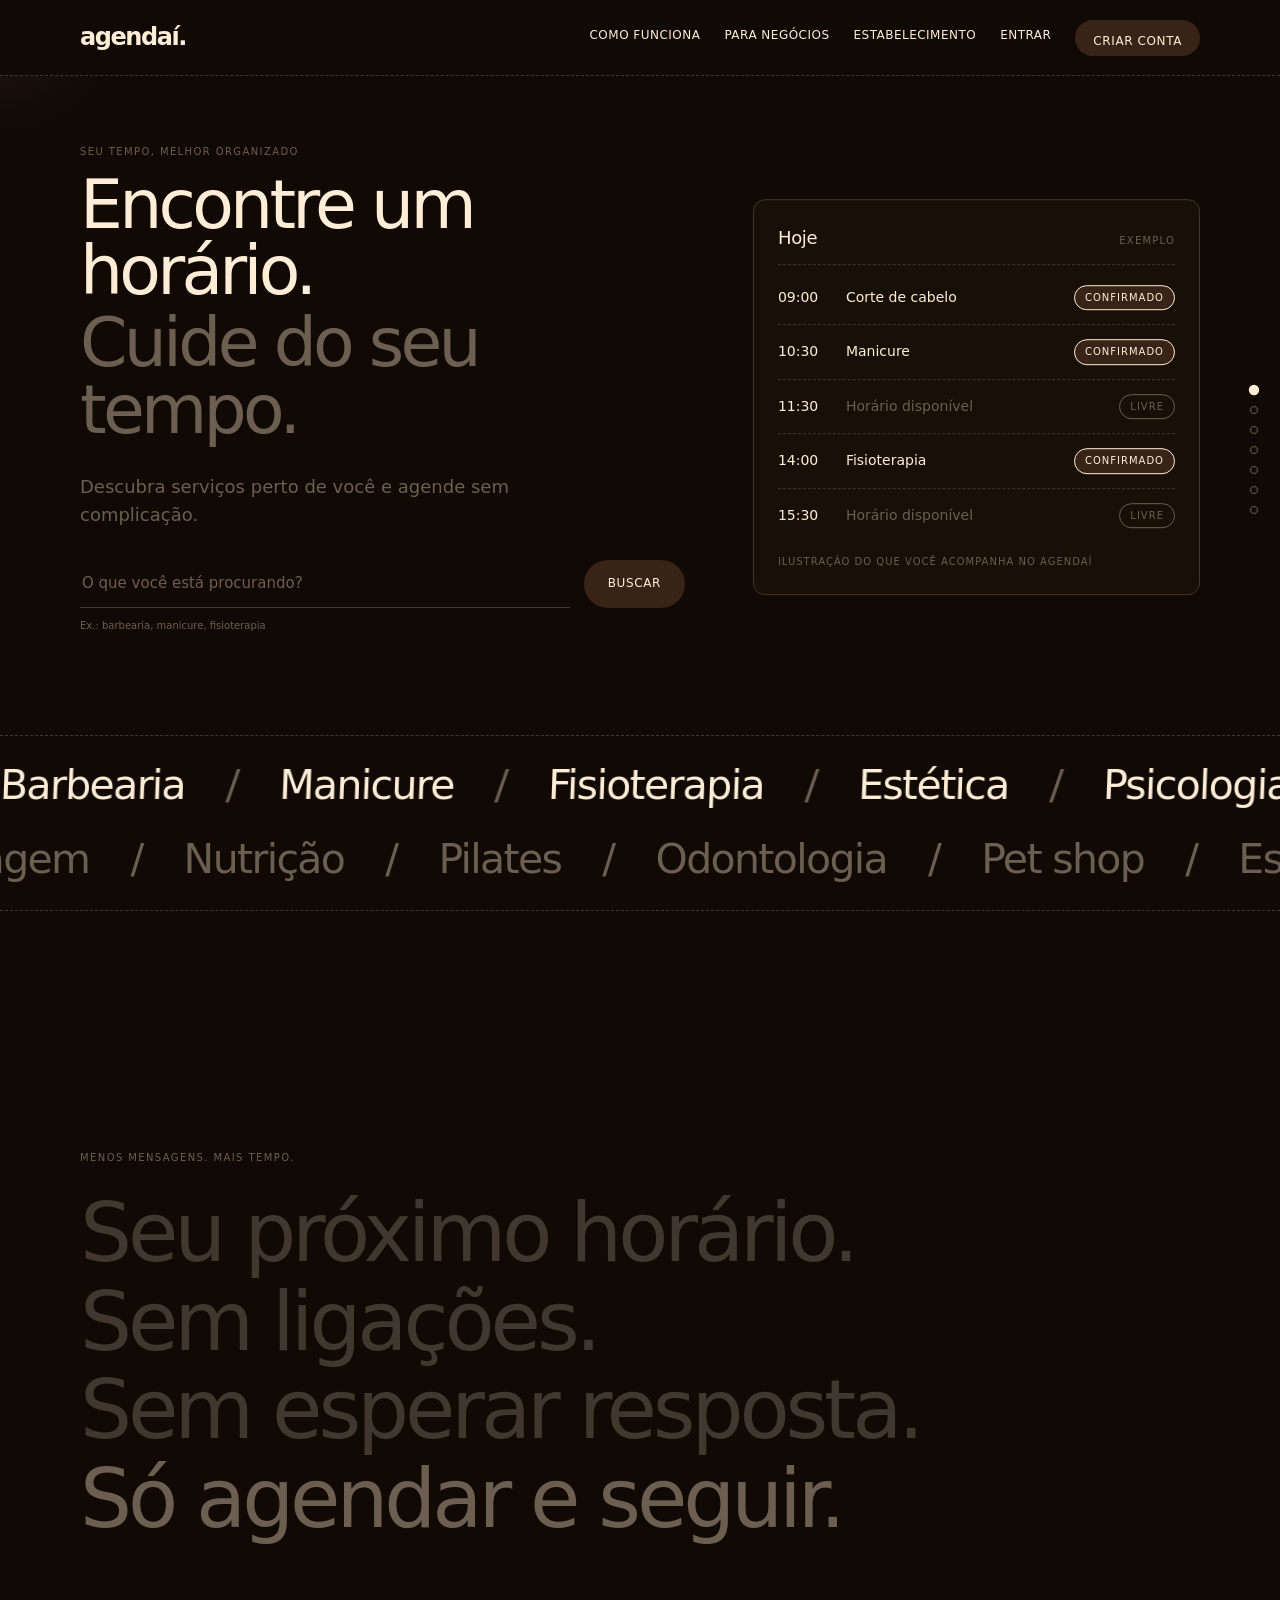
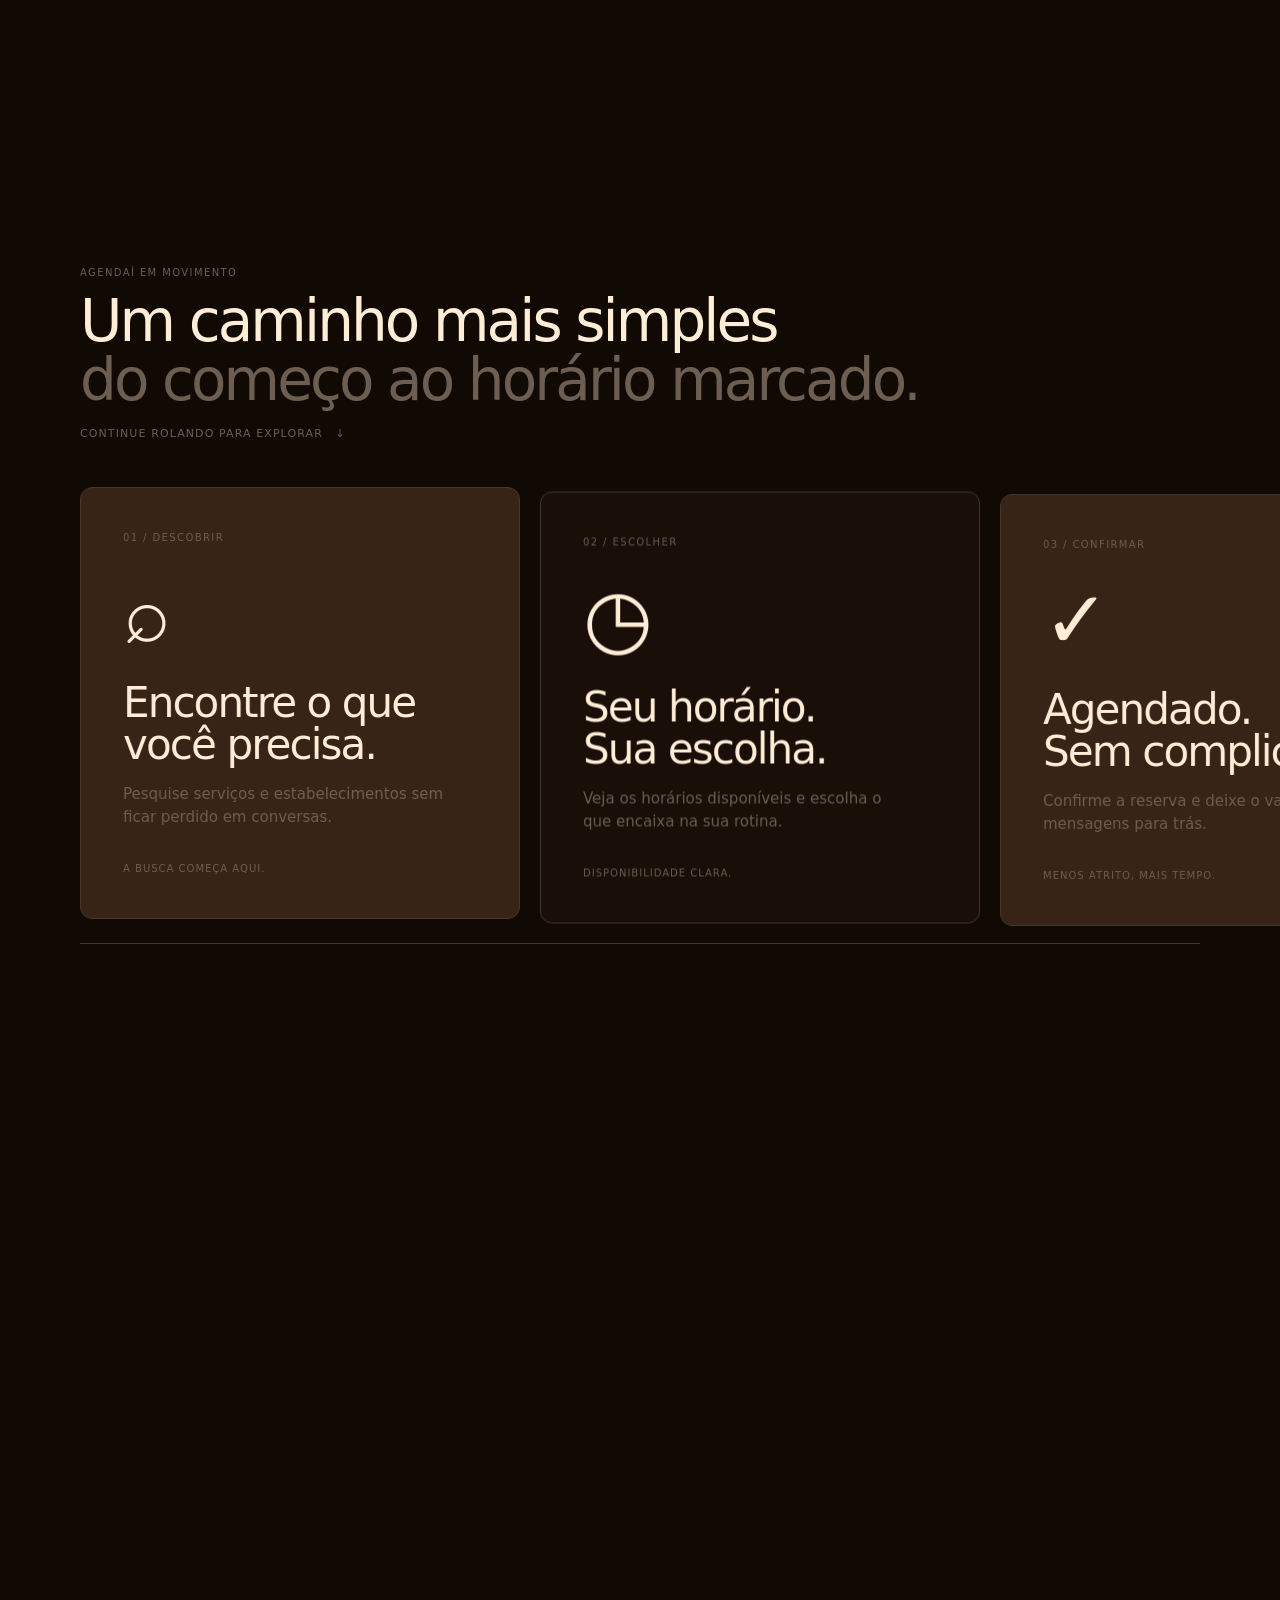
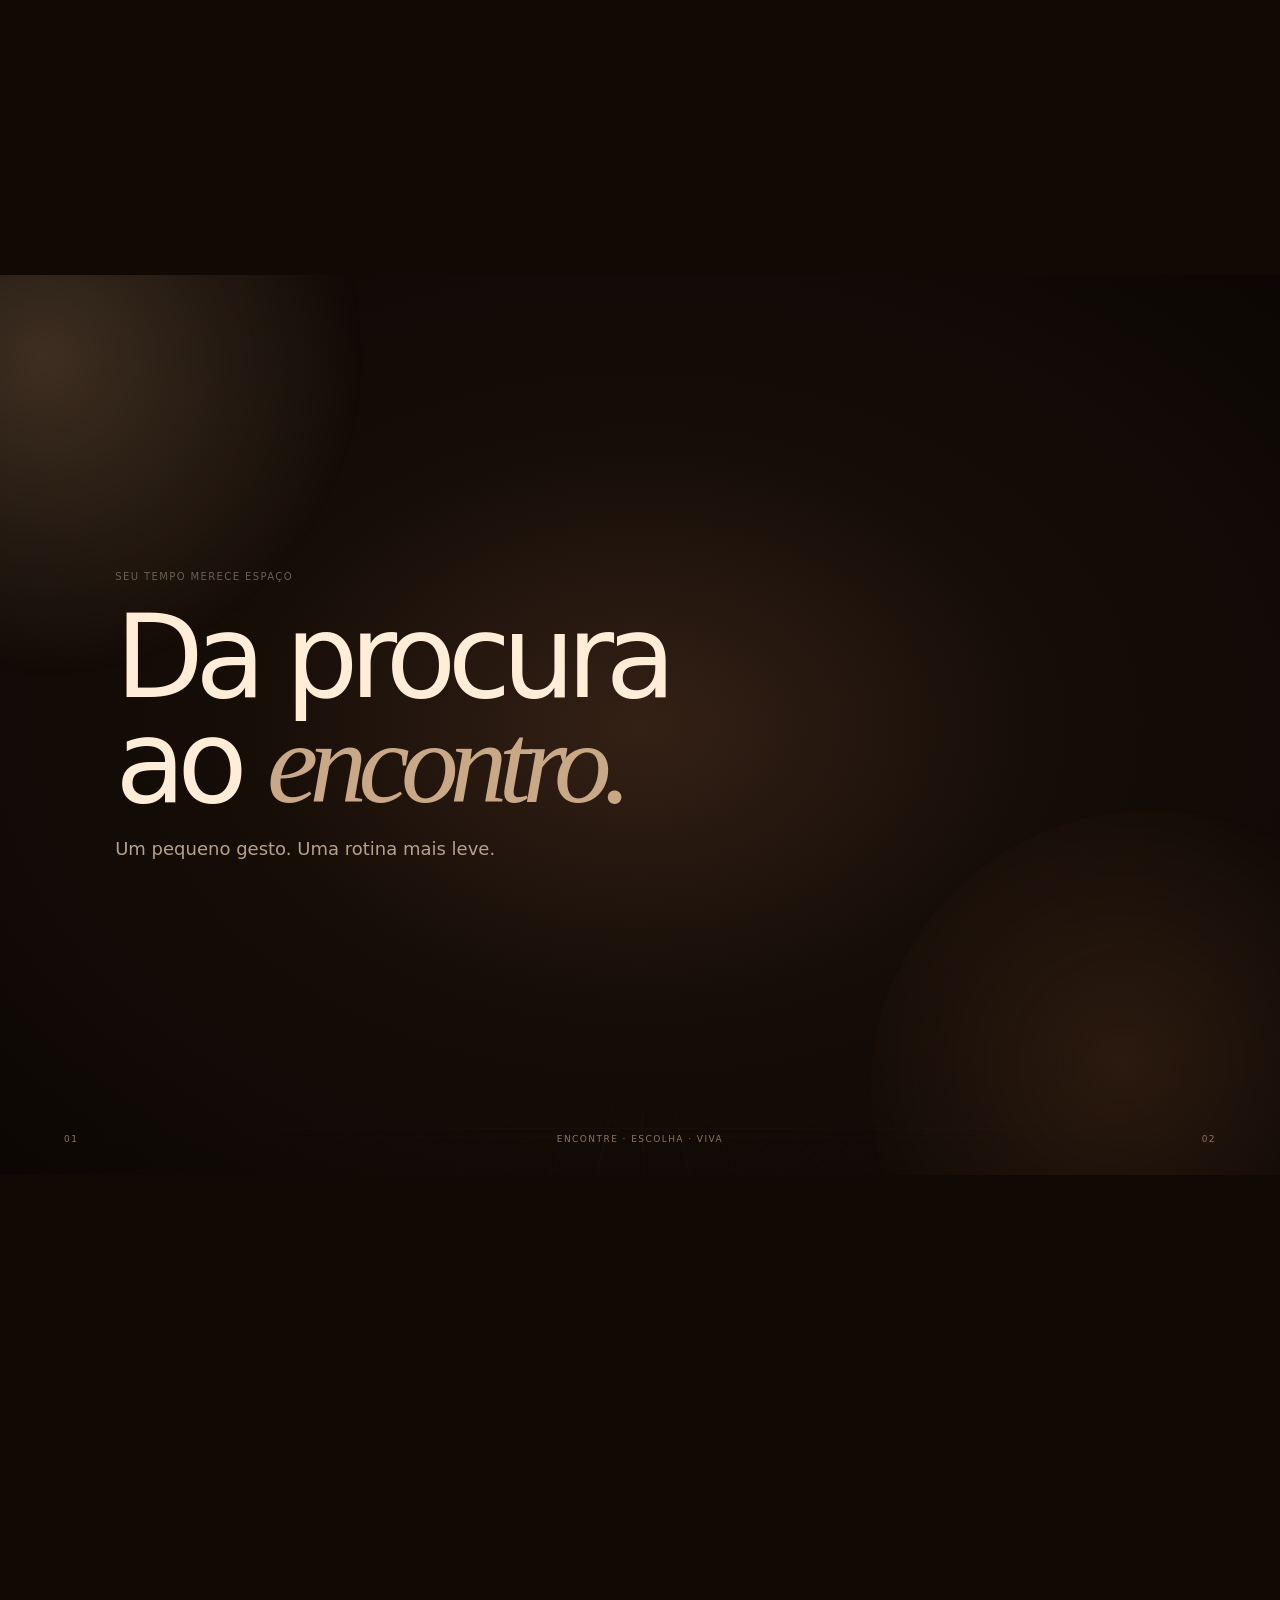
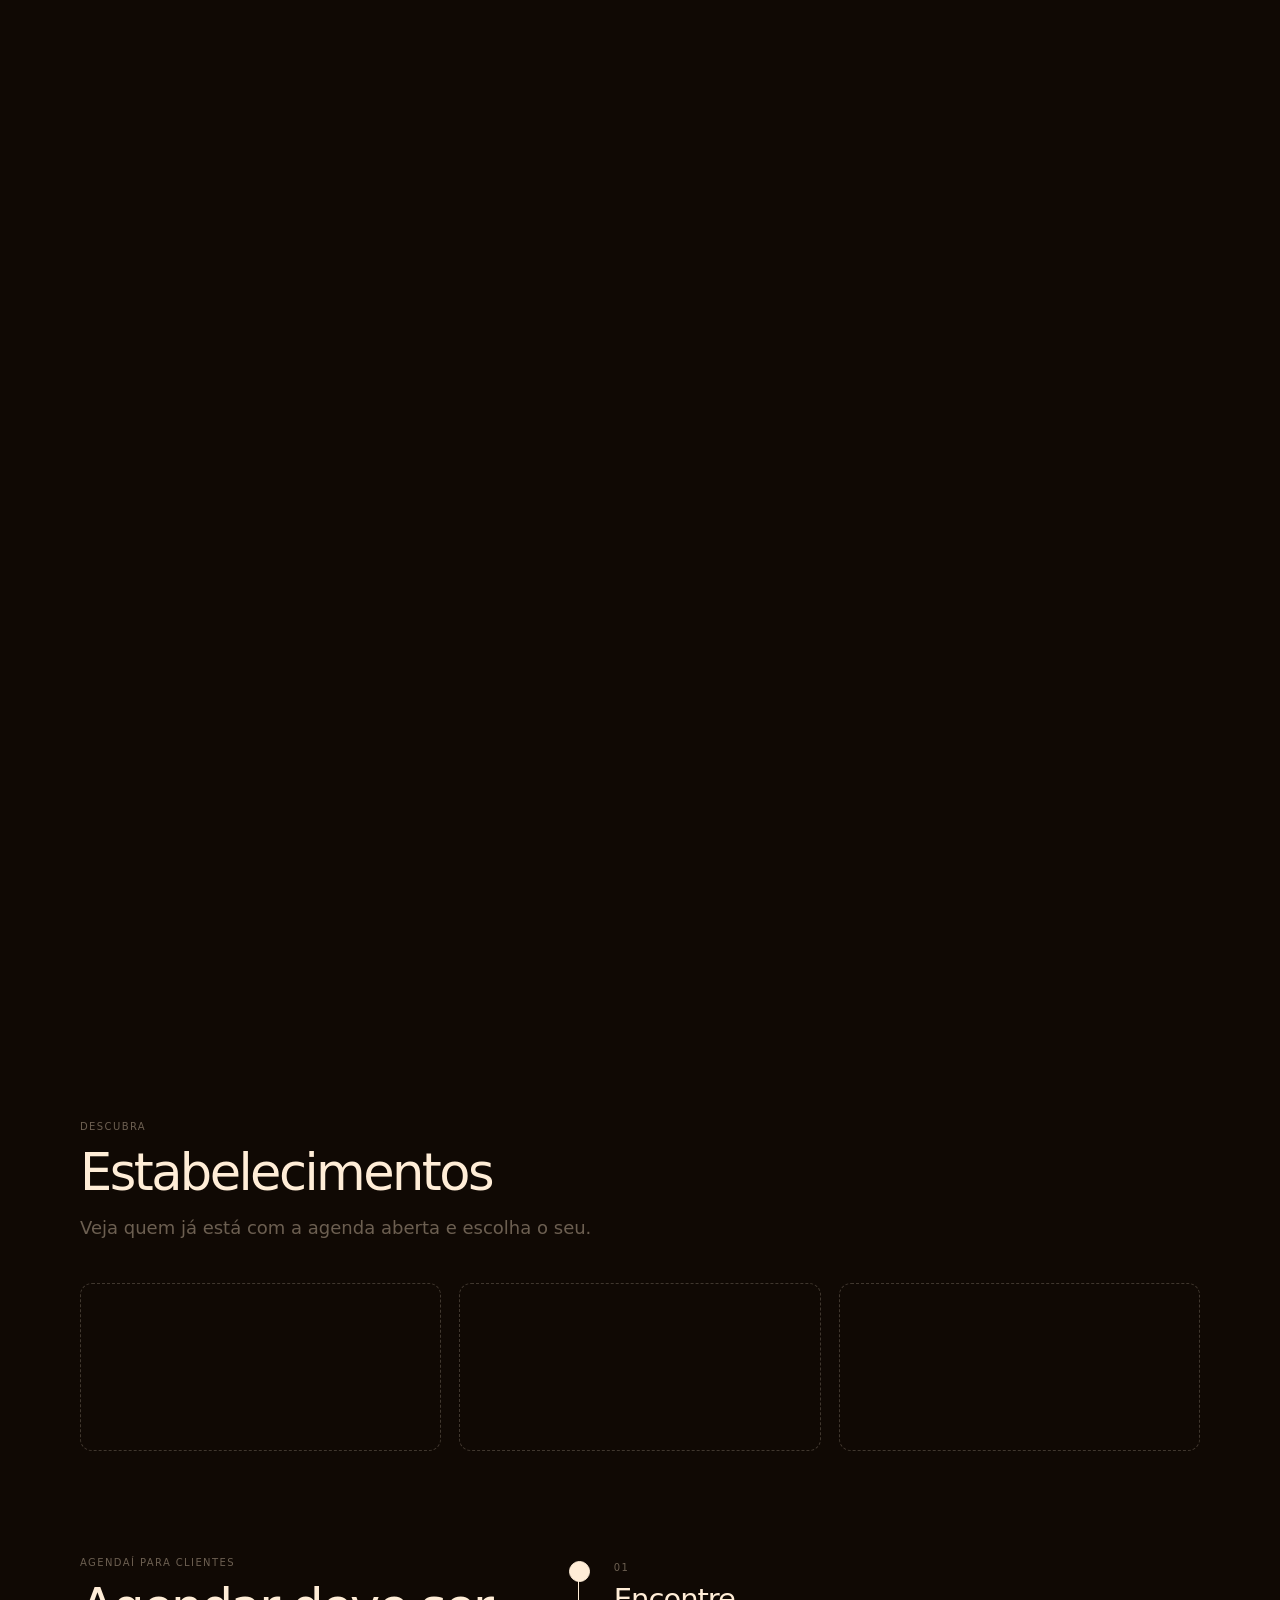
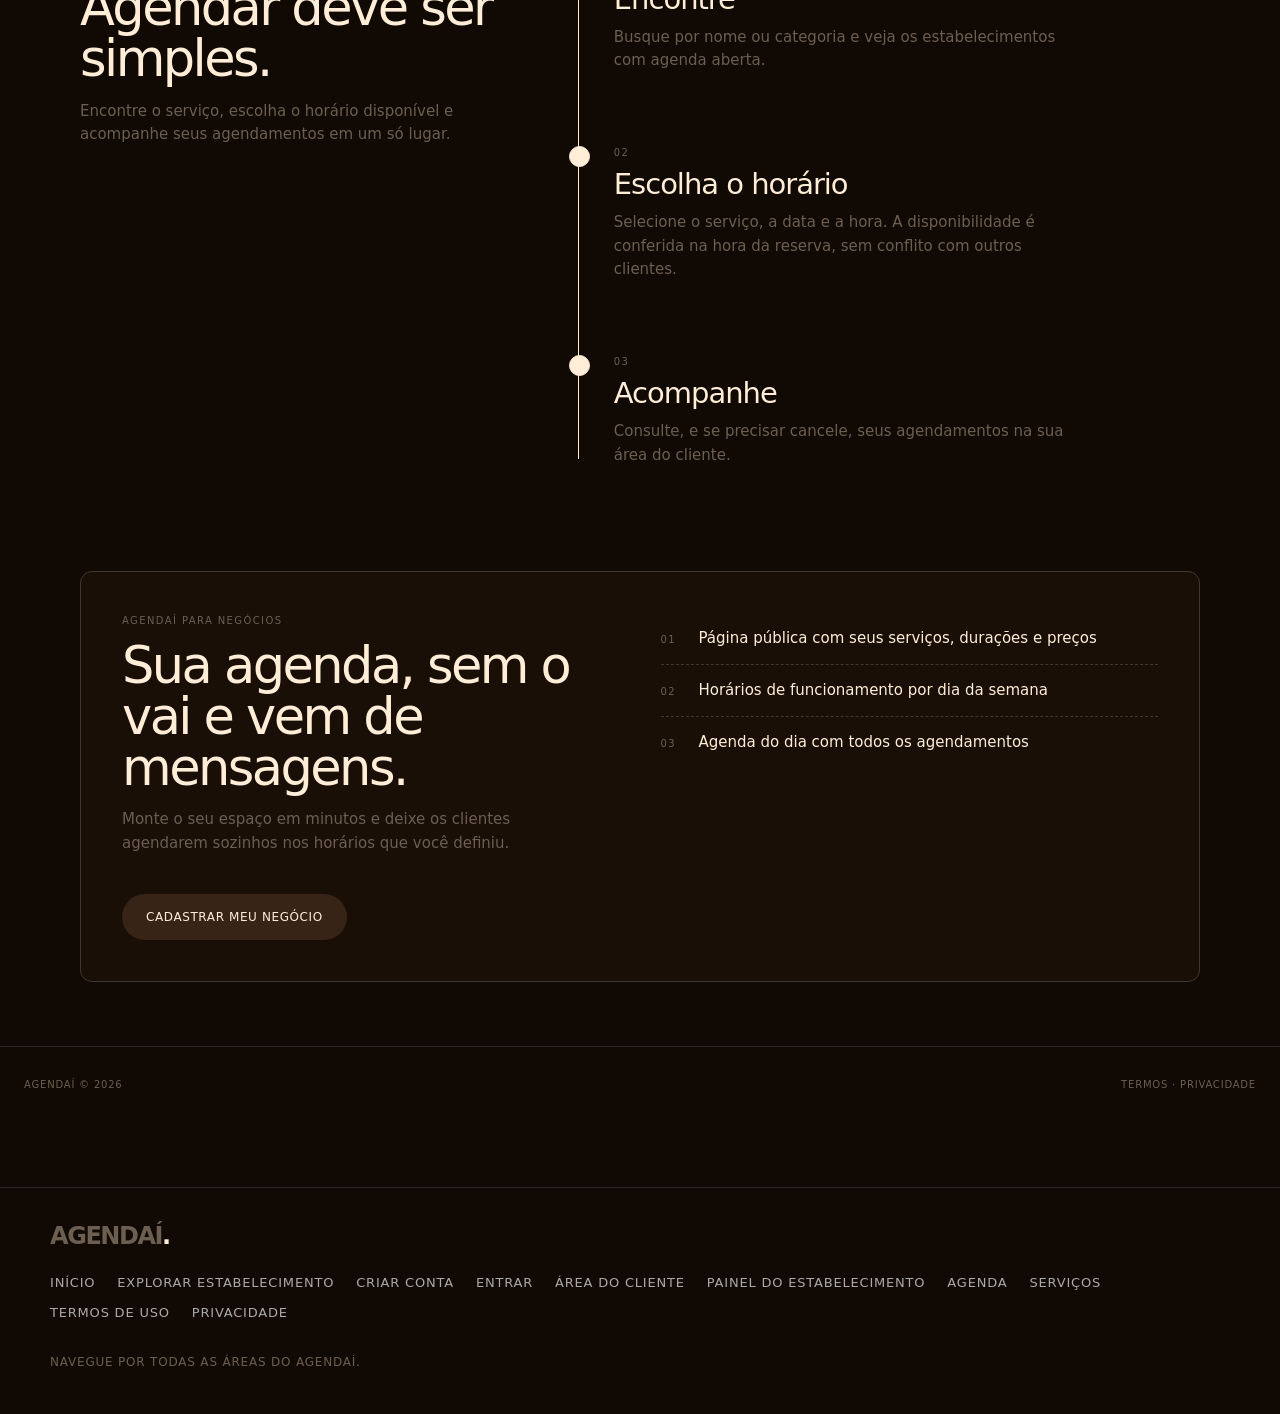
<file: agendai-v1/index.html>
<!doctype html>
<html lang="pt-BR">
<head>
  <meta charset="utf-8"><meta name="viewport" content="width=device-width,initial-scale=1">
  <meta name="theme-color" content="#100904">
  <meta name="description" content="Agendaí: encontre serviços perto de você e agende o próximo horário sem complicação.">
  <title>Agendaí — encontre seu próximo horário</title>
  <link rel="stylesheet" href="assets/css/tokens.css"><link rel="stylesheet" href="assets/css/app.css">
<script>document.documentElement.classList.add("js");setTimeout(function(){if(!window.__motion)document.documentElement.classList.remove("js")},2500)</script></head>
<body>
<header class="site-header">
  <a class="wordmark" href="index.html">agendaí<span>.</span></a>
  <nav aria-label="Principal">
    <a class="nav-extra" href="#como-funciona">Como funciona</a>
    <a class="nav-extra" href="#para-negocios">Para negócios</a>
    <a class="nav-extra" href="estabelecimento.html">Estabelecimento</a>
    <a href="login.html">Entrar</a>
    <a class="button button-small" href="cadastro.html">Criar conta</a>
  </nav>
</header>

<main>
  <!-- HERO -->
  <section class="container hero-grid" id="topo" data-hero-scroll>
    <div>
      <p class="eyebrow" data-reveal="fade">Seu tempo, melhor organizado</p>
      <h1>
        <span class="line" style="--i:0"><span>Encontre um horário.</span></span>
        <span class="line" style="--i:1"><span style="color:var(--driftwood)">Cuide do seu tempo.</span></span>
      </h1>
      <p class="lead" data-reveal style="--d:300ms">Descubra serviços perto de você e agende sem complicação.</p>
      <form id="search-form" class="search-line" data-reveal style="--d:420ms">
        <label class="sr-only" for="search-term">Serviço ou estabelecimento</label>
        <input id="search-term" placeholder="O que você está procurando?" autocomplete="off">
        <button class="button" type="submit">Buscar</button>
      </form>
      <p class="micro muted" data-reveal style="--d:520ms">Ex.: barbearia, manicure, fisioterapia</p>
    </div>

    <aside class="agenda-preview" aria-label="Exemplo ilustrativo de agenda" data-reveal="scale" style="--d:350ms" data-parallax="0.06">
      <header><strong>Hoje</strong><span>Exemplo</span></header>
      <div data-stagger="140">
        <div class="slot booked" data-reveal><time>09:00</time><span>Corte de cabelo</span><em>Confirmado</em></div>
        <div class="slot booked" data-reveal><time>10:30</time><span>Manicure</span><em>Confirmado</em></div>
        <div class="slot free" data-reveal><time>11:30</time><span>Horário disponível</span><em>Livre</em></div>
        <div class="slot booked" data-reveal><time>14:00</time><span>Fisioterapia</span><em>Confirmado</em></div>
        <div class="slot free" data-reveal><time>15:30</time><span>Horário disponível</span><em>Livre</em></div>
      </div>
      <small>Ilustração do que você acompanha no Agendaí</small>
    </aside>
  </section>

  <!-- FAIXA QUE DESLIZA COM A ROLAGEM -->
  <div class="marquee" data-scrub aria-hidden="true">
    <div class="marquee-row"><span>Barbearia</span><i>/</i><span>Manicure</span><i>/</i><span>Fisioterapia</span><i>/</i><span>Estética</span><i>/</i><span>Psicologia</span><i>/</i><span>Tatuagem</span><i>/</i><span>Personal</span></div>
    <div class="marquee-row rev"><span>Salão</span><i>/</i><span>Massagem</span><i>/</i><span>Nutrição</span><i>/</i><span>Pilates</span><i>/</i><span>Odontologia</span><i>/</i><span>Pet shop</span><i>/</i><span>Estúdio</span></div>
  </div>

  <!-- TEXTO QUE ACENDE CONFORME A ROLAGEM -->
  <section class="container scroll-story home-section" id="experiencia" aria-label="Uma experiência simples">
    <p class="eyebrow" data-reveal>Menos mensagens. Mais tempo.</p>
    <h2 class="scroll-words" data-scroll-words>
      <span>Seu próximo horário.</span>
      <span>Sem ligações.</span>
      <span>Sem esperar resposta.</span>
      <span class="story-last">Só agendar e seguir.</span>
    </h2>
  </section>

  <!-- CARDS HORIZONTAIS CONTROLADOS PELA ROLAGEM VERTICAL -->
  <section class="horizontal-scroll-section" id="recursos">
    <div class="horizontal-sticky">
      <div class="horizontal-heading container">
        <p class="eyebrow">Agendaí em movimento</p>
        <h2>Um caminho mais simples<br><span>do começo ao horário marcado.</span></h2>
        <p class="horizontal-hint">Continue rolando para explorar <span aria-hidden="true">↓</span></p>
      </div>
      <div class="horizontal-track-wrap">
        <div class="horizontal-track">
          <article class="feature-card feature-card-dark">
            <span class="feature-index">01 / DESCOBRIR</span>
            <div class="feature-symbol" aria-hidden="true">⌕</div>
            <h3>Encontre o que<br>você precisa.</h3>
            <p>Pesquise serviços e estabelecimentos sem ficar perdido em conversas.</p>
            <span class="feature-foot">A busca começa aqui.</span>
          </article>
          <article class="feature-card">
            <span class="feature-index">02 / ESCOLHER</span>
            <div class="feature-symbol" aria-hidden="true">◷</div>
            <h3>Seu horário.<br>Sua escolha.</h3>
            <p>Veja os horários disponíveis e escolha o que encaixa na sua rotina.</p>
            <span class="feature-foot">Disponibilidade clara.</span>
          </article>
          <article class="feature-card feature-card-dark">
            <span class="feature-index">03 / CONFIRMAR</span>
            <div class="feature-symbol" aria-hidden="true">✓</div>
            <h3>Agendado.<br>Sem complicação.</h3>
            <p>Confirme a reserva e deixe o vai e vem de mensagens para trás.</p>
            <span class="feature-foot">Menos atrito, mais tempo.</span>
          </article>
          <article class="feature-card">
            <span class="feature-index">04 / ORGANIZAR</span>
            <div class="feature-symbol" aria-hidden="true">▤</div>
            <h3>Tudo no<br>mesmo lugar.</h3>
            <p>Acompanhe seus compromissos e mantenha sua rotina organizada.</p>
            <span class="feature-foot">Agendaí — seu tempo importa.</span>
          </article>
        </div>
      </div>
      <div class="horizontal-progress container"><span></span></div>
    </div>
  </section>

  <!-- EXPERIÊNCIA CINEMATOGRÁFICA: zoom + agenda que se revela -->
  <section class="cinematic-section" id="momento" data-cinematic>
    <div class="cinematic-sticky">
      <div class="cinematic-backdrop" aria-hidden="true"><div class="cinematic-orb orb-one"></div><div class="cinematic-orb orb-two"></div><div class="cinematic-grid"></div></div>
      <div class="cinematic-copy"><p class="eyebrow">Seu tempo merece espaço</p><h2>Da procura<br>ao <span>encontro.</span></h2><p class="cinematic-sub">Um pequeno gesto. Uma rotina mais leve.</p></div>
      <div class="cinematic-appointment" aria-label="Exemplo de agendamento">
        <div class="cinematic-top"><span>AGENDAÍ / RESERVA</span><span class="cinematic-status"><i></i> Confirmado</span></div>
        <div class="cinematic-provider"><div class="provider-avatar">✦</div><div><small>SEU PRÓXIMO MOMENTO</small><strong>Studio Aurora</strong><span>Beleza & cuidado</span></div></div>
        <div class="cinematic-date"><div><small>DATA</small><strong>Quinta, 12</strong></div><div><small>HORÁRIO</small><strong>15:30</strong></div></div>
        <div class="cinematic-confirm"><span>✓</span><div><strong>Está tudo certo.</strong><small>Seu horário está reservado.</small></div></div>
      </div>
      <div class="cinematic-caption"><span>01</span><span>ENCONTRE · ESCOLHA · VIVA</span><span>02</span></div>
    </div>
  </section>

  <!-- ESTABELECIMENTOS (dinâmico via Supabase) -->
  <section class="container home-section" id="results-section">
    <div class="section-head" data-reveal>
      <p class="eyebrow">Descubra</p>
      <h2>Estabelecimentos</h2>
      <p>Veja quem já está com a agenda aberta e escolha o seu.</p>
    </div>
    <div id="business-results" class="business-grid" aria-live="polite">
      <div class="skeleton"></div><div class="skeleton"></div><div class="skeleton"></div>
    </div>
  </section>

  <!-- COMO FUNCIONA -->
  <section class="container home-section" id="como-funciona">
    <div class="steps-layout">
      <div class="steps-intro" data-reveal="left">
        <p class="eyebrow">Agendaí para clientes</p>
        <h2>Agendar deve ser simples.</h2>
        <p>Encontre o serviço, escolha o horário disponível e acompanhe seus agendamentos em um só lugar.</p>
      </div>
      <ol class="steps" data-scrub="draw" style="list-style:none;margin:0">
        <li class="step" data-reveal><span class="num">01</span><h3>Encontre</h3><p>Busque por nome ou categoria e veja os estabelecimentos com agenda aberta.</p></li>
        <li class="step" data-reveal><span class="num">02</span><h3>Escolha o horário</h3><p>Selecione o serviço, a data e a hora. A disponibilidade é conferida na hora da reserva, sem conflito com outros clientes.</p></li>
        <li class="step" data-reveal><span class="num">03</span><h3>Acompanhe</h3><p>Consulte, e se precisar cancele, seus agendamentos na sua área do cliente.</p></li>
      </ol>
    </div>
  </section>

  <!-- PARA ESTABELECIMENTOS -->
  <section class="container home-section" id="para-negocios">
    <div class="biz-block" data-reveal="scale">
      <div>
        <p class="eyebrow">Agendaí para negócios</p>
        <h2>Sua agenda, sem o vai e vem de mensagens.</h2>
        <p>Monte o seu espaço em minutos e deixe os clientes agendarem sozinhos nos horários que você definiu.</p>
        <a class="button" href="cadastro.html">Cadastrar meu negócio</a>
      </div>
      <ul class="biz-list" data-stagger="120">
        <li data-reveal="right"><b>01</b><span>Página pública com seus serviços, durações e preços</span></li>
        <li data-reveal="right"><b>02</b><span>Horários de funcionamento por dia da semana</span></li>
        <li data-reveal="right"><b>03</b><span>Agenda do dia com todos os agendamentos</span></li>
      </ul>
    </div>
  </section>
</main>

<div class="cursor-glow" aria-hidden="true"></div>
<footer class="site-footer"><span>AGENDAÍ © 2026</span><span><a href="termos.html">Termos</a> · <a href="privacidade.html">Privacidade</a></span></footer>
<nav class="scroll-dots" aria-label="Navegação por seções">
  <a href="#topo" aria-label="Topo" class="active"><span>Topo</span></a>
  <a href="#experiencia" aria-label="Experiência"><span>Experiência</span></a>
  <a href="#recursos" aria-label="Recursos"><span>Recursos</span></a>
  <a href="#momento" aria-label="Momento"><span>Momento</span></a>
  <a href="#results-section" aria-label="Estabelecimentos"><span>Estabelecimentos</span></a>
  <a href="#como-funciona" aria-label="Como funciona"><span>Como funciona</span></a>
  <a href="#para-negocios" aria-label="Para negócios"><span>Para negócios</span></a>
</nav>
<div class="scroll-chapter" aria-hidden="true"><span class="chapter-pulse"></span><strong>Seu tempo, melhor organizado</strong></div>
<button class="back-to-top" type="button" aria-label="Voltar ao topo">↑</button>
<script type="module" src="js/pages/home.js"></script>
<script src="js/motion.js" defer></script>
<footer class="site-footer"><div class="site-footer-inner">
      <a class="wordmark" href="index.html">agendaí<span>.</span></a>
      <nav aria-label="Todas as páginas" class="footer-links"><a href="index.html">Início</a><a href="estabelecimento.html">Explorar estabelecimento</a><a href="cadastro.html">Criar conta</a><a href="login.html">Entrar</a><a href="cliente/index.html">Área do cliente</a><a href="painel/index.html">Painel do estabelecimento</a><a href="painel/agenda.html">Agenda</a><a href="painel/servicos.html">Serviços</a><a href="termos.html">Termos de uso</a><a href="privacidade.html">Privacidade</a></nav>
      <p class="muted small">Navegue por todas as áreas do Agendaí.</p>
    </div></footer></body></html>
</file>
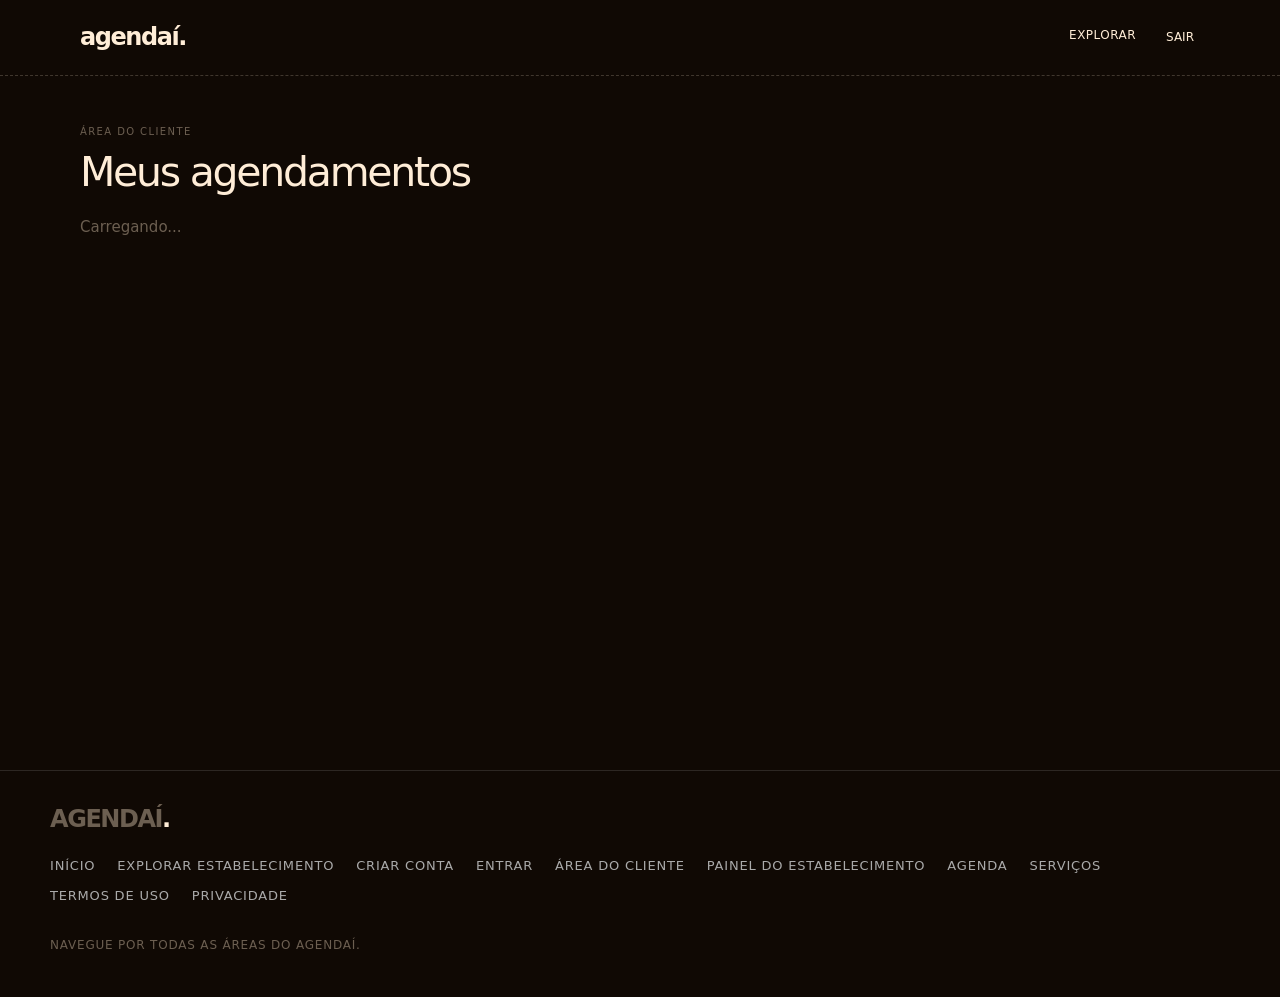
<file: agendai-v1/cliente/index.html>
<!doctype html><html lang="pt-BR"><head><meta charset="utf-8"><meta name="viewport" content="width=device-width,initial-scale=1">
<title>Meus agendamentos — Agendaí</title><link rel="stylesheet" href="../assets/css/tokens.css"><link rel="stylesheet" href="../assets/css/app.css"><script>document.documentElement.classList.add("js");setTimeout(function(){if(!window.__motion)document.documentElement.classList.remove("js")},2500)</script></head>
<body><header class="site-header"><a class="wordmark" href="../index.html">agendaí<span>.</span></a><nav><a href="../index.html">Explorar</a><button id="logout" class="text-button">Sair</button></nav></header>
<main class="container page-main"><p class="eyebrow">Área do cliente</p><h1>Meus agendamentos</h1><div id="appointments-list"><p class="muted">Carregando...</p></div></main>
<script type="module" src="../js/pages/client.js"></script><script src="../js/motion.js" defer></script><footer class="site-footer"><div class="site-footer-inner">
      <a class="wordmark" href="../index.html">agendaí<span>.</span></a>
      <nav aria-label="Todas as páginas" class="footer-links"><a href="../index.html">Início</a><a href="../estabelecimento.html">Explorar estabelecimento</a><a href="../cadastro.html">Criar conta</a><a href="../login.html">Entrar</a><a href="index.html">Área do cliente</a><a href="../painel/index.html">Painel do estabelecimento</a><a href="../painel/agenda.html">Agenda</a><a href="../painel/servicos.html">Serviços</a><a href="../termos.html">Termos de uso</a><a href="../privacidade.html">Privacidade</a></nav>
      <p class="muted small">Navegue por todas as áreas do Agendaí.</p>
    </div></footer></body></html>
</file>
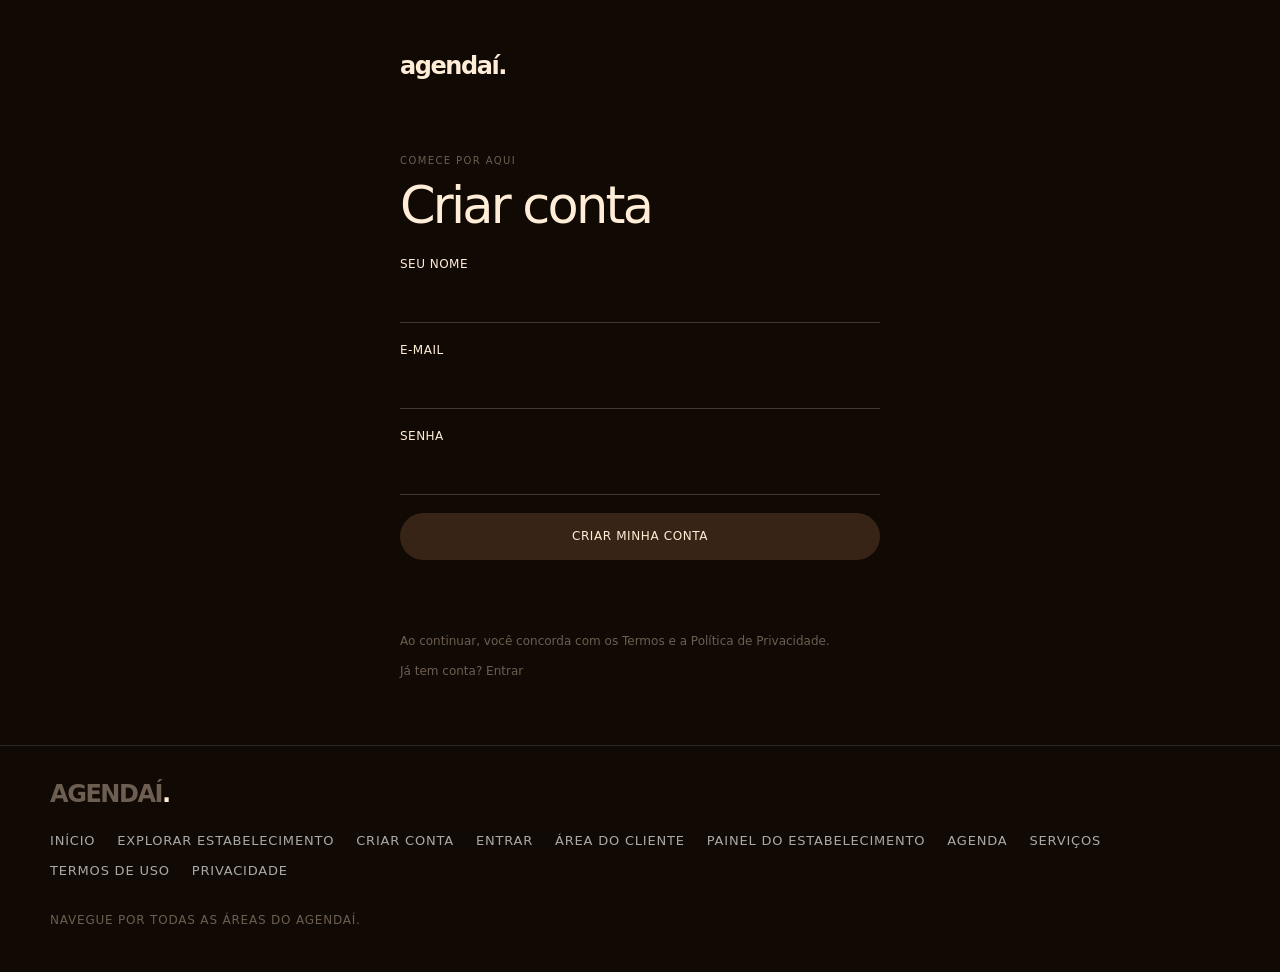
<file: agendai-v1/cadastro.html>
<!doctype html>
<html lang="pt-BR">

<head>
  <meta charset="utf-8">
  <meta name="viewport" content="width=device-width,initial-scale=1">
  <title>Criar conta — Agendaí</title>
  <link rel="stylesheet" href="assets/css/tokens.css">
  <link rel="stylesheet" href="assets/css/app.css">
  <script>document.documentElement.classList.add("js"); setTimeout(function () { if (!window.__motion) document.documentElement.classList.remove("js") }, 2500)</script>
</head>

<body>
  <main class="auth-shell"><a class="wordmark" href="index.html">agendaí<span>.</span></a>
    <section class="auth-panel">
      <p class="eyebrow">Comece por aqui</p>
      <h1>Criar conta</h1>
      <form id="signup-form" class="stack">
        <label>Seu nome<input name="full_name" required autocomplete="name"></label>
        <label>E-mail<input name="email" type="email" required autocomplete="email"></label>
        <label>Senha<input name="password" type="password" minlength="8" required autocomplete="new-password"></label>
        <button class="button" type="submit">Criar minha conta</button>
        <p id="form-message" class="form-message" role="status"></p>
      </form>
      <p class="muted small">Ao continuar, você concorda com os <a href="termos.html">Termos</a> e a <a
          href="privacidade.html">Política de Privacidade</a>.</p>
      <p class="muted small">Já tem conta? <a href="login.html">Entrar</a></p>
    </section>
  </main>
  <script type="module" src="js/pages/signup.js"></script>
  <script src="js/motion.js" defer></script>
  <footer class="site-footer">
    <div class="site-footer-inner">
      <a class="wordmark" href="index.html">agendaí<span>.</span></a>
      <nav aria-label="Todas as páginas" class="footer-links"><a href="index.html">Início</a><a
          href="estabelecimento.html">Explorar estabelecimento</a><a href="cadastro.html">Criar conta</a><a
          href="login.html">Entrar</a><a href="cliente/index.html">Área do cliente</a><a href="painel/index.html">Painel
          do estabelecimento</a><a href="painel/agenda.html">Agenda</a><a href="painel/servicos.html">Serviços</a><a
          href="termos.html">Termos de uso</a><a href="privacidade.html">Privacidade</a></nav>
      <p class="muted small">Navegue por todas as áreas do Agendaí.</p>
    </div>
  </footer>
</body>

</html>
</file>
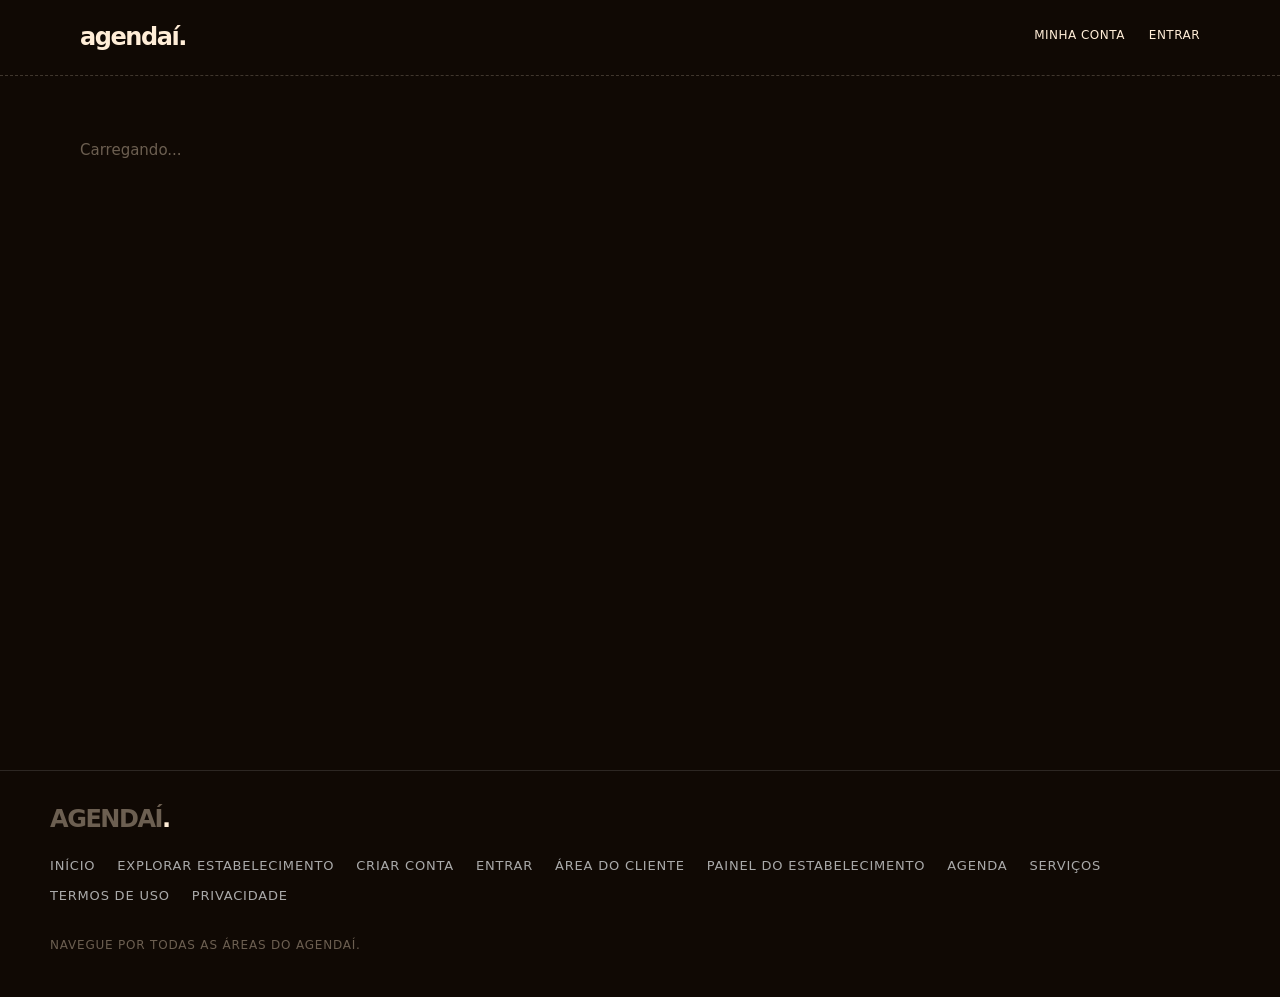
<file: agendai-v1/estabelecimento.html>
<!doctype html>
<html lang="pt-BR">

<head>
  <meta charset="utf-8">
  <meta name="viewport" content="width=device-width,initial-scale=1">
  <title>Estabelecimento — Agendaí</title>
  <link rel="stylesheet" href="assets/css/tokens.css">
  <link rel="stylesheet" href="assets/css/app.css">
  <script>document.documentElement.classList.add("js"); setTimeout(function () { if (!window.__motion) document.documentElement.classList.remove("js") }, 2500)</script>
</head>

<body>
  <header class="site-header"><a class="wordmark" href="index.html">agendaí<span>.</span></a>
    <nav><a href="cliente/index.html">Minha conta</a><a href="login.html">Entrar</a></nav>
  </header>
  <main class="container page-main">
    <div id="business-detail">
      <p class="muted">Carregando...</p>
    </div>
  </main>
  <script type="module" src="js/pages/business.js"></script>
  <script src="js/motion.js" defer></script>
  <footer class="site-footer">
    <div class="site-footer-inner">
      <a class="wordmark" href="index.html">agendaí<span>.</span></a>
      <nav aria-label="Todas as páginas" class="footer-links"><a href="index.html">Início</a><a
          href="estabelecimento.html">Explorar estabelecimento</a><a href="cadastro.html">Criar conta</a><a
          href="login.html">Entrar</a><a href="cliente/index.html">Área do cliente</a><a href="painel/index.html">Painel
          do estabelecimento</a><a href="painel/agenda.html">Agenda</a><a href="painel/servicos.html">Serviços</a><a
          href="termos.html">Termos de uso</a><a href="privacidade.html">Privacidade</a></nav>
      <p class="muted small">Navegue por todas as áreas do Agendaí.</p>
    </div>
  </footer>
</body>

</html>
</file>
<file: agendai-v1/assets/css/tokens.css>
:root{
 --cream:#ffedd7;--walnut:#100904;--bark:#382416;--cork:#40372e;--driftwood:#6c5f51;--ember:#dc5000;
 --font:'halyard-display-variable',Inter,Söhne,'Neue Haas Grotesk',ui-sans-serif,system-ui,sans-serif;
 --s1:6px;--s2:8px;--s3:12px;--s4:18px;--s5:24px;--s6:31px;--s7:41px;--s8:68px;
 --r-card:12px;--r-button:36px;--r-outline:22.5px;
}
</file>
<file: agendai-v1/assets/css/app.css>
*{box-sizing:border-box}html{scroll-behavior:smooth}body{margin:0;background:var(--walnut);color:var(--cream);font-family:var(--font);font-size:15px;line-height:1.55;font-weight:400}a{color:inherit;text-decoration:none}a:hover{text-decoration:underline;text-underline-offset:4px}button,input,textarea,select{font:inherit;color:inherit}button{cursor:pointer}.container{width:min(1120px,calc(100% - 48px));margin-inline:auto}.site-header{height:76px;padding:0 max(24px,calc((100% - 1120px)/2));display:flex;align-items:center;justify-content:space-between;border-bottom:1px dashed var(--cork)}.site-header nav{display:flex;align-items:center;gap:24px;font-size:12px;text-transform:uppercase;font-weight:500;letter-spacing:.04em}.wordmark{font-size:24px;font-weight:600;letter-spacing:-.06em}.wordmark span{color:var(--cream)}.hero{padding-top:68px}.eyebrow{font-size:10px;text-transform:uppercase;letter-spacing:.14em;font-weight:500;color:var(--driftwood);margin:0 0 12px}.hero h1,.auth-panel h1,.page-main h1,.legal h1{font-size:clamp(41px,7vw,68px);line-height:.98;letter-spacing:-.055em;font-weight:500;margin:0 0 24px}.hero h1 span{color:var(--driftwood)}h2{font-size:29px;line-height:1.1;letter-spacing:-.035em;font-weight:500;margin:0 0 16px}.lead{font-size:18px;color:var(--driftwood);max-width:520px}.search-line{display:flex;gap:14px;max-width:680px;margin-top:31px}.search-line input{flex:1}.micro{font-size:10px}.muted{color:var(--driftwood)}.small{font-size:12px}.button{border:0;background:var(--bark);color:var(--cream);border-radius:var(--r-button);padding:14px 24px;font-size:12px;letter-spacing:.05em;text-transform:uppercase;font-weight:500;display:inline-flex;align-items:center;justify-content:center;min-height:46px}.button:hover{background:#493020;text-decoration:none}.button-small{padding:10px 18px;min-height:36px}.button-outline{background:transparent;border:1px solid var(--cream);border-radius:var(--r-outline)}.button-outline:hover{background:var(--bark)}.text-button{background:none;border:0;color:var(--cream);text-transform:uppercase;font-size:12px}.section{margin-top:68px}.section-heading{display:flex;justify-content:space-between;align-items:end;margin-bottom:24px}.business-grid{display:grid;grid-template-columns:repeat(3,1fr);gap:18px}.business-card,.surface{border:1px solid var(--cork);border-radius:var(--r-card);padding:24px;background:rgba(56,36,22,.22)}.business-card h3{font-size:18px;font-weight:500;margin:0 0 6px}.business-card p{margin:4px 0;color:var(--driftwood);font-size:13px}.business-card .card-link{display:inline-block;margin-top:16px;font-size:11px;text-transform:uppercase;border-bottom:1px dashed var(--driftwood)}.split{display:grid;grid-template-columns:1fr 1fr;gap:40px;border-top:1px dashed var(--cork);padding-top:31px}.split p{color:var(--driftwood);max-width:460px}.site-footer{border-top:1px dashed var(--cork);margin-top:68px;padding:24px max(24px,calc((100% - 1120px)/2));display:flex;justify-content:space-between;font-size:10px;color:var(--driftwood);text-transform:uppercase;letter-spacing:.08em}.auth-shell{width:min(480px,calc(100% - 40px));margin:48px auto}.auth-panel{margin-top:68px}.auth-panel h1{font-size:51px}.stack{display:grid;gap:18px}.auth-panel label,.form-grid label,.toolbar label,.hours-grid label{display:grid;gap:6px;font-size:12px;text-transform:uppercase;letter-spacing:.04em}.auth-panel input,.form-grid input,.form-grid textarea,.toolbar input,.hours-grid input,.search-line input{width:100%;background:transparent;border:0;border-bottom:1px solid var(--cork);border-radius:0;padding:12px 2px;outline:none;color:var(--cream)}input:focus,textarea:focus{border-color:var(--cream)!important;box-shadow:0 1px 0 var(--cream)}input::placeholder,textarea::placeholder{color:var(--driftwood)}.form-message{font-size:12px;color:var(--cream);min-height:18px}.page-main{padding-top:48px;min-height:70vh}.page-main h1{font-size:41px}.form-grid{display:grid;grid-template-columns:1fr 1fr;gap:24px;max-width:780px}.form-grid .full{grid-column:1/-1}.toolbar{display:flex;align-items:end;gap:18px;margin:24px 0}.toolbar label{max-width:240px}.service-row,.appointment-row{display:flex;justify-content:space-between;align-items:center;gap:20px;padding:18px 0;border-bottom:1px dashed var(--cork)}.service-row h3,.appointment-row h3{margin:0;font-size:16px;font-weight:500}.service-row p,.appointment-row p{margin:3px 0;color:var(--driftwood);font-size:12px}.hours-grid{display:grid;grid-template-columns:repeat(2,1fr);gap:18px}.hours-day{display:grid;grid-template-columns:100px 1fr 1fr;gap:12px;align-items:end;padding:12px 0;border-bottom:1px dashed var(--cork)}.hours-day strong{font-size:12px;text-transform:uppercase;font-weight:500}.service-choice{display:flex;justify-content:space-between;align-items:center;padding:18px 0;border-bottom:1px dashed var(--cork);gap:16px}.service-choice h3{margin:0;font-weight:500}.service-choice p{margin:4px 0 0;color:var(--driftwood);font-size:12px}.booking-panel{margin-top:31px;max-width:560px}.booking-panel label{display:grid;gap:8px;margin-bottom:18px;font-size:12px;text-transform:uppercase}.booking-panel input,.booking-panel select{background:transparent;border:0;border-bottom:1px solid var(--cork);padding:12px 2px}.legal{max-width:760px;padding-top:40px;padding-bottom:80px}.legal h1{font-size:41px;margin-top:38px}.legal h2{font-size:18px;margin-top:31px}.legal p{color:var(--driftwood)}.sr-only{position:absolute;width:1px;height:1px;padding:0;margin:-1px;overflow:hidden;clip:rect(0,0,0,0);white-space:nowrap;border:0}
@media(max-width:760px){.container{width:min(100% - 32px,600px)}.site-header{padding:0 16px;height:68px}.site-header nav{gap:12px;font-size:10px}.hero{padding-top:45px}.business-grid{grid-template-columns:1fr}.split{grid-template-columns:1fr;gap:12px}.form-grid,.hours-grid{grid-template-columns:1fr}.form-grid .full{grid-column:auto}.hours-day{grid-template-columns:1fr 1fr}.hours-day strong{grid-column:1/-1}.search-line{flex-direction:column}.search-line .button{width:100%}.site-footer{padding:20px 16px;gap:12px;flex-wrap:wrap}.service-row,.appointment-row{align-items:flex-start}.page-main{padding-top:36px}}

/* ==========================================================================
   Movimento, rolagem e responsividade (v1.1)
   Regras do design system: sem sombras, sem gradientes, sem glass, sem laranja em CTA.
   ========================================================================== */
html{overflow-x:clip}
body{overflow-x:clip}
:target,[id]{scroll-margin-top:96px}
:focus-visible{outline:1px dashed var(--cream);outline-offset:4px}

/* Header fixo que esconde ao descer e volta ao subir */
.site-header{position:sticky;top:0;z-index:50;background:var(--walnut);transition:transform .4s cubic-bezier(.2,.7,.2,1)}
.site-header.is-hidden{transform:translateY(-100%)}
.site-header nav a{padding-bottom:3px;border-bottom:1px dashed transparent;transition:border-color .25s}
.site-header nav a.is-active{border-bottom-color:var(--cream)}
.site-header nav a.button{border-bottom:0}
.scroll-progress{position:fixed;left:0;top:0;height:2px;width:100%;background:var(--cream);transform-origin:0 50%;transform:scaleX(0);z-index:60;pointer-events:none}

/* Reveal ao rolar (só ativa quando motion.js carregou: html.js) */
.js [data-reveal]{opacity:0;transform:translate3d(0,32px,0);transition:opacity .9s cubic-bezier(.2,.7,.2,1),transform .9s cubic-bezier(.2,.7,.2,1);transition-delay:var(--d,0ms);will-change:opacity,transform}
.js [data-reveal="left"]{transform:translate3d(-40px,0,0)}
.js [data-reveal="right"]{transform:translate3d(40px,0,0)}
.js [data-reveal="scale"]{transform:scale(.96)}
.js [data-reveal="fade"]{transform:none}
.js [data-reveal].in{opacity:1;transform:none;will-change:auto}

/* Título do hero: linhas que sobem (funciona só com CSS) */
.line{display:block;overflow:hidden;padding-bottom:.08em}
.line>span{display:block}
.js .line>span{animation:lineUp 1s cubic-bezier(.2,.7,.2,1) both;animation-delay:calc(var(--i,0)*.14s + .1s)}
@keyframes lineUp{from{transform:translateY(110%)}to{transform:none}}

/* Hero em duas colunas */
.hero-grid{display:grid;grid-template-columns:1.15fr .85fr;gap:68px;align-items:center;padding-top:68px;padding-bottom:24px}
.hero-grid h1{font-size:clamp(41px,6.4vw,68px);line-height:.98;letter-spacing:-.055em;font-weight:500;margin:0 0 24px}
.hero-note{display:flex;gap:18px;flex-wrap:wrap;margin-top:18px}
.hero-note a{font-size:11px;text-transform:uppercase;letter-spacing:.06em;border-bottom:1px dashed var(--driftwood);padding-bottom:2px}

/* Prévia ilustrativa da agenda */
.agenda-preview{border:1px solid var(--cork);border-radius:var(--r-card);padding:24px;background:rgba(56,36,22,.22)}
.agenda-preview header{display:flex;justify-content:space-between;align-items:baseline;border-bottom:1px dashed var(--cork);padding-bottom:12px;margin-bottom:6px}
.agenda-preview header strong{font-size:18px;font-weight:500;letter-spacing:-.02em}
.agenda-preview header span{font-size:10px;text-transform:uppercase;letter-spacing:.12em;color:var(--driftwood)}
.slot{display:grid;grid-template-columns:56px 1fr auto;gap:12px;align-items:center;padding:14px 0;border-bottom:1px dashed var(--cork)}
.slot:last-of-type{border-bottom:0}
.slot time{font-size:14px;font-weight:500;font-variant-numeric:tabular-nums}
.slot span{font-size:14px}
.slot em{font-style:normal;font-size:10px;text-transform:uppercase;letter-spacing:.1em;padding:4px 10px;border-radius:9999px;border:1px solid var(--cream)}
.slot.free span{color:var(--driftwood)}
.slot.free em{border-color:var(--driftwood);color:var(--driftwood)}
.slot.booked em{background:var(--bark)}
.agenda-preview small{display:block;margin-top:12px;font-size:10px;color:var(--driftwood);text-transform:uppercase;letter-spacing:.1em}

/* Faixa de categorias que desliza com a rolagem */
.marquee{margin-top:68px;border-block:1px dashed var(--cork);padding:18px 0;overflow:hidden;display:grid;gap:10px}
.marquee-row{display:flex;gap:41px;white-space:nowrap;width:max-content;font-size:clamp(24px,4vw,41px);letter-spacing:-.04em;font-weight:500;transform:translate3d(calc(var(--p,0) * -22%),0,0);will-change:transform}
.marquee-row.rev{transform:translate3d(calc(-22% + var(--p,0) * 22%),0,0);color:var(--driftwood)}
.marquee-row i{font-style:normal;color:var(--driftwood)}

/* Seções da home */
.home-section{margin-top:104px}
.section-head{max-width:620px;margin-bottom:41px}
.section-head p:not(.eyebrow){color:var(--driftwood);font-size:18px;margin:0}
.home-section h2{font-size:clamp(29px,4.6vw,51px);line-height:1;letter-spacing:-.05em}

/* Passo a passo com linha que desenha ao rolar */
.steps-layout{display:grid;grid-template-columns:.8fr 1.2fr;gap:68px;align-items:start}
.steps-intro{position:sticky;top:110px}
.steps-intro p:not(.eyebrow){color:var(--driftwood);max-width:380px}
.steps{position:relative;padding-left:45px;display:grid;gap:68px}
.steps::before,.steps::after{content:"";position:absolute;left:9px;top:8px;bottom:8px;width:1px}
.steps::before{border-left:1px dashed var(--cork)}
.steps::after{background:var(--cream);transform-origin:top;transform:scaleY(var(--p,0))}
.step{position:relative}
.step::before{content:"";position:absolute;left:-45px;top:6px;width:19px;height:19px;border-radius:9999px;background:var(--walnut);border:1px solid var(--cork);transition:background .4s,border-color .4s}
.step.in::before{background:var(--cream);border-color:var(--cream)}
.step .num{font-size:10px;letter-spacing:.14em;color:var(--driftwood);text-transform:uppercase}
.step h3{font-size:29px;line-height:1.1;letter-spacing:-.035em;font-weight:500;margin:6px 0 10px}
.step p{margin:0;color:var(--driftwood);max-width:460px;font-size:15px}

/* Bloco para estabelecimentos */
.biz-block{border:1px solid var(--cork);border-radius:var(--r-card);padding:41px;display:grid;grid-template-columns:1fr 1fr;gap:41px;background:rgba(56,36,22,.22)}
.biz-block h2{margin-bottom:12px}
.biz-block>div>p{color:var(--driftwood);max-width:420px}
.biz-list{list-style:none;margin:0;padding:0}
.biz-list li{display:flex;gap:14px;align-items:baseline;padding:14px 0;border-bottom:1px dashed var(--cork);font-size:15px}
.biz-list li:last-child{border-bottom:0}
.biz-list b{font-weight:500;font-size:10px;letter-spacing:.14em;color:var(--driftwood);min-width:24px}
.biz-block .button{margin-top:24px}

/* Cartões: leve elevação ao passar o mouse, sem sombra */
.business-card{transition:transform .35s cubic-bezier(.2,.7,.2,1),border-color .35s,background .35s}
.business-card:hover{transform:translateY(-4px);border-color:var(--driftwood);background:rgba(56,36,22,.4)}
.business-card .card-link{transition:border-color .25s}
.business-card:hover .card-link{border-bottom-color:var(--cream)}
.button{transition:background .25s,transform .25s}
.button:active{transform:scale(.98)}
.skeleton{height:168px;border:1px dashed var(--cork);border-radius:var(--r-card);animation:pulse 1.4s ease-in-out infinite}
@keyframes pulse{50%{opacity:.4}}

.site-footer a:hover{color:var(--cream)}

/* Tablet */
@media(max-width:1024px){
  .business-grid{grid-template-columns:repeat(2,1fr)}
  .hero-grid{grid-template-columns:1fr;gap:41px}
  .steps-layout{grid-template-columns:1fr;gap:41px}
  .steps-intro{position:static}
}
/* Celular */
@media(max-width:760px){
  .site-header nav .nav-extra{display:none}
  .hero-grid{padding-top:36px}
  .home-section{margin-top:68px}
  .biz-block{grid-template-columns:1fr;padding:24px;gap:24px}
  .slot{grid-template-columns:48px 1fr auto}
  .steps{gap:41px}
  .step h3{font-size:24px}
  .business-grid{grid-template-columns:1fr}
  .toolbar{flex-wrap:wrap}
  .toolbar label{max-width:none;flex:1 1 100%}
  .service-choice,.service-row,.appointment-row{flex-wrap:wrap}
  .appointment-row .button{width:100%}
  .auth-panel h1{font-size:41px}
  .marquee{margin-top:41px}
}

/* Movimento reduzido: tudo visível, sem animar */
@media(prefers-reduced-motion:reduce){
  .js [data-reveal]{opacity:1;transform:none;transition:none}
  .js .line>span{animation:none}
  .marquee-row,.marquee-row.rev{transform:none}
  .steps::after{transform:scaleY(1)}
  .site-header{transition:none}
  html{scroll-behavior:auto}
}


/* Scroll storytelling — home v1.2 */
[data-hero-scroll]{transform-origin:center top;will-change:opacity,transform}
.scroll-story{padding-block:clamp(90px,15vh,180px);max-width:1120px}
.scroll-story .eyebrow{margin-bottom:24px}
.scroll-words{font-size:clamp(34px,7vw,82px)!important;line-height:1.08!important;max-width:1000px}
.scroll-words span{display:block;color:var(--cork);transition:color .25s ease}
.scroll-words span.is-lit{color:var(--cream)}
.scroll-words .story-last{color:var(--driftwood)}
.horizontal-scroll-section{height:360vh;position:relative;margin-top:60px}
.horizontal-sticky{position:sticky;top:0;height:100vh;min-height:620px;overflow:hidden;display:flex;flex-direction:column;justify-content:center}
.horizontal-heading{margin-bottom:clamp(24px,5vh,50px)}
.horizontal-heading h2{font-size:clamp(30px,4.8vw,58px);line-height:1.02;letter-spacing:-.05em;margin-bottom:14px}
.horizontal-heading h2 span{color:var(--driftwood)}
.horizontal-hint{font-size:11px;text-transform:uppercase;letter-spacing:.1em;color:var(--driftwood);margin:0}
.horizontal-hint span{display:inline-block;margin-left:8px;animation:hintBounce 1.4s infinite}
@keyframes hintBounce{50%{transform:translateY(5px)}}
.horizontal-track-wrap{width:100%;overflow:visible}
.horizontal-track{display:flex;gap:20px;padding:0 max(24px,calc((100% - 1120px)/2));width:max-content;transform:translate3d(var(--horizontal-x,0px),0,0);will-change:transform}
.feature-card{width:min(440px,75vw);height:clamp(320px,48vh,450px);border:1px solid var(--cork);border-radius:var(--r-card);padding:clamp(24px,4vw,42px);background:rgba(56,36,22,.24);display:flex;flex-direction:column;flex-shrink:0;transition:border-color .3s}
.feature-card-dark{background:var(--bark)}
.feature-index{font-size:10px;letter-spacing:.14em;color:var(--driftwood)}
.feature-symbol{font-size:clamp(48px,7vw,80px);line-height:1;margin:28px 0}
.feature-card h3{font-size:clamp(29px,4vw,42px);line-height:1.02;letter-spacing:-.045em;font-weight:500;margin:0 0 16px}
.feature-card p{max-width:330px;color:var(--driftwood);margin:0}
.feature-foot{margin-top:auto;padding-top:24px;font-size:10px;text-transform:uppercase;letter-spacing:.1em;color:var(--driftwood)}
.horizontal-progress{height:1px;background:var(--cork);margin-top:24px}
.horizontal-progress span{display:block;width:100%;height:1px;background:var(--cream);transform:scaleX(var(--horizontal-progress,0));transform-origin:left}
.scroll-dots{position:fixed;right:22px;top:50%;transform:translateY(-50%);z-index:40;display:grid;gap:12px}
.scroll-dots a{width:8px;height:8px;border:1px solid var(--driftwood);border-radius:50%;position:relative;transition:background .25s,transform .25s}
.scroll-dots a.active{background:var(--cream);border-color:var(--cream);transform:scale(1.3)}
.scroll-dots a span{position:absolute;right:17px;top:50%;transform:translateY(-50%);white-space:nowrap;background:var(--walnut);border:1px solid var(--cork);padding:5px 9px;font-size:9px;text-transform:uppercase;letter-spacing:.08em;opacity:0;pointer-events:none;transition:opacity .2s}
.scroll-dots a:hover span,.scroll-dots a:focus-visible span{opacity:1}
.back-to-top{position:fixed;right:20px;bottom:22px;z-index:45;width:42px;height:42px;border:1px solid var(--cork);border-radius:50%;background:var(--walnut);color:var(--cream);font-size:20px;opacity:0;transform:translateY(12px);pointer-events:none;transition:opacity .25s,transform .25s}
.back-to-top.visible{opacity:1;transform:none;pointer-events:auto}
@media(max-width:760px){
 .horizontal-scroll-section{height:auto;margin-top:40px}
 .horizontal-sticky{position:relative;height:auto;min-height:0;padding:35px 0;overflow:visible}
 .horizontal-heading{margin-bottom:24px}
 .horizontal-track-wrap{overflow-x:auto;scroll-snap-type:x mandatory;scrollbar-width:thin;padding-bottom:10px}
 .horizontal-track{transform:none!important;padding:0 16px;gap:12px}
 .feature-card{width:82vw;height:340px;scroll-snap-align:center;padding:24px}
 .horizontal-progress{display:none}
 .scroll-dots{display:none}
 .scroll-story{padding-block:75px}
 .scroll-words{font-size:clamp(32px,9vw,52px)!important}
 .back-to-top{right:14px;bottom:14px}
}
@media(prefers-reduced-motion:reduce){
 .horizontal-track,.scroll-words span,.back-to-top{transition:none!important}
 .horizontal-hint span{animation:none}
}


/* Agendaí v1.3 — microinterações de scroll */
.marquee-row{transform:skewX(var(--scroll-skew,0deg));transition:transform .12s linear;will-change:transform}
.feature-card{transform:translate3d(0,var(--card-float,0px),0) rotateX(var(--pointer-y,0deg)) rotateY(calc(var(--card-tilt,0deg) + var(--pointer-x,0deg)));transform-origin:center center;backface-visibility:hidden}
.feature-card:hover{border-color:var(--cream)}
.scroll-chapter{position:fixed;left:22px;bottom:24px;z-index:39;display:flex;align-items:center;gap:9px;max-width:min(300px,40vw);padding:9px 13px;border:1px solid var(--cork);background:var(--walnut);color:var(--driftwood);font-size:9px;letter-spacing:.11em;text-transform:uppercase;opacity:0;transform:translateY(8px);transition:opacity .35s,transform .35s;pointer-events:none}
.scroll-chapter strong{font-weight:500;white-space:nowrap;overflow:hidden;text-overflow:ellipsis}
.scroll-chapter .chapter-pulse{width:5px;height:5px;flex:0 0 5px;border-radius:50%;background:var(--cream);box-shadow:0 0 0 4px rgba(245,231,211,.08)}
body:has(.back-to-top.visible) .scroll-chapter{opacity:1;transform:none}
@media(max-width:760px){.scroll-chapter{display:none}.feature-card{transform:none!important}}
@media(prefers-reduced-motion:reduce){.marquee-row{transform:none!important;transition:none}.feature-card{transform:none!important}}

/* Agendaí v1.4 — cinematic scroll sequence */
.cinematic-section{height:260vh;position:relative;margin:clamp(50px,9vh,120px) 0;background:#100904;color:var(--cream);overflow:clip}
.cinematic-sticky{position:sticky;top:0;height:100vh;min-height:620px;display:grid;place-items:center;overflow:hidden;isolation:isolate}
.cinematic-backdrop{position:absolute;inset:0;z-index:-2;overflow:hidden;background:radial-gradient(ellipse at 50% 50%,#342116 0%,#160d07 44%,#0c0704 100%);transform:scale(var(--cinema-scale,1));will-change:transform}
.cinematic-grid{position:absolute;inset:-20%;opacity:.12;background-image:linear-gradient(rgba(242,223,199,.18) 1px,transparent 1px),linear-gradient(90deg,rgba(242,223,199,.18) 1px,transparent 1px);background-size:60px 60px;mask-image:radial-gradient(ellipse at center,#000,transparent 72%);transform:perspective(600px) rotateX(58deg) scale(1.5);transform-origin:center bottom}
.cinematic-orb{position:absolute;width:44vw;height:44vw;min-width:360px;min-height:360px;border-radius:50%;filter:blur(1px);opacity:.3;will-change:transform}
.orb-one{left:-12%;top:-16%;background:radial-gradient(circle at 35% 40%,#b18b67,transparent 65%)}
.orb-two{right:-12%;bottom:-22%;background:radial-gradient(circle at 45% 45%,#6b4329,transparent 68%)}
.cinematic-copy{position:absolute;left:clamp(24px,9vw,140px);top:50%;transform:translateY(-50%) translateX(var(--cinema-copy-x,0px));opacity:var(--cinema-copy-opacity,1);z-index:2;max-width:620px}
.cinematic-copy h2{font-size:clamp(50px,9vw,120px);line-height:.91;letter-spacing:-.075em;font-weight:500;margin:20px 0}
.cinematic-copy h2 span{color:#c9a887;font-style:italic;font-family:Georgia,serif;font-weight:400}
.cinematic-sub{font-size:clamp(14px,1.5vw,18px);color:#b7a18b}
.cinematic-appointment{position:absolute;right:clamp(24px,10vw,160px);top:50%;width:min(360px,34vw);padding:25px;border:1px solid rgba(226,204,180,.25);border-radius:22px;background:linear-gradient(145deg,rgba(53,35,24,.88),rgba(20,12,7,.92));box-shadow:0 35px 100px rgba(0,0,0,.45);backdrop-filter:blur(18px);transform:translate3d(var(--cinema-card-x,0px),calc(-50% + var(--cinema-card-y,0px)),0) scale(var(--cinema-card-scale,.82)) rotate(var(--cinema-card-rotate,0deg));opacity:var(--cinema-card-opacity,0);will-change:transform,opacity}
.cinematic-top{display:flex;justify-content:space-between;gap:10px;font-size:9px;letter-spacing:.13em;color:#b8a18a;padding-bottom:22px;border-bottom:1px solid rgba(226,204,180,.13)}
.cinematic-status{color:#d9c8ae;letter-spacing:0;text-transform:none}.cinematic-status i{display:inline-block;width:5px;height:5px;border-radius:50%;background:#b9c99d;margin-right:5px}
.cinematic-provider{display:flex;align-items:center;gap:14px;padding:25px 0}.provider-avatar{display:grid;place-items:center;width:48px;height:48px;border-radius:14px;background:#c6a27f;color:#24150b;font-size:25px}.cinematic-provider div:last-child{display:grid;gap:4px}.cinematic-provider small,.cinematic-date small{font-size:9px;letter-spacing:.12em;color:#a98f75}.cinematic-provider strong{font-size:19px;font-weight:500}.cinematic-provider span{font-size:12px;color:#b8a18a}
.cinematic-date{display:grid;grid-template-columns:1fr 1fr;padding:17px 0;border-top:1px solid rgba(226,204,180,.13);border-bottom:1px solid rgba(226,204,180,.13)}.cinematic-date div{display:grid;gap:8px}.cinematic-date strong{font-size:16px;font-weight:500}
.cinematic-confirm{display:flex;align-items:center;gap:12px;padding-top:22px}.cinematic-confirm>span{width:27px;height:27px;border-radius:50%;display:grid;place-items:center;background:#c6a27f;color:#211308}.cinematic-confirm div{display:grid;gap:3px}.cinematic-confirm strong{font-size:13px;font-weight:500}.cinematic-confirm small{font-size:11px;color:#b8a18a}
.cinematic-caption{position:absolute;bottom:28px;left:clamp(24px,5vw,70px);right:clamp(24px,5vw,70px);display:flex;justify-content:space-between;font-size:9px;letter-spacing:.16em;color:#8f755e}
.cursor-glow{position:fixed;left:0;top:0;width:280px;height:280px;border-radius:50%;pointer-events:none;z-index:0;opacity:0;background:radial-gradient(circle,rgba(191,153,116,.10),transparent 68%);transform:translate(-50%,-50%);transition:opacity .3s;mix-blend-mode:screen}
html.has-pointer .cursor-glow{opacity:1}
[data-magnetic]{will-change:transform;transition:transform .18s ease-out}
@media(max-width:900px){.cinematic-copy{left:7vw;top:24%;transform:translateY(0) translateX(var(--cinema-copy-x,0px))}.cinematic-copy h2{font-size:clamp(48px,10vw,82px)}.cinematic-appointment{right:7vw;top:65%;width:min(360px,76vw)}.cinematic-section{height:210vh}.cinematic-sticky{min-height:570px}}
@media(max-width:600px){.cinematic-section{height:180vh;margin:55px 0}.cinematic-copy{left:22px;right:22px;top:17%}.cinematic-copy h2{font-size:clamp(48px,13vw,70px)}.cinematic-sub{max-width:250px}.cinematic-appointment{top:62%;right:20px;width:calc(100% - 40px);padding:20px}.cinematic-caption{bottom:18px;font-size:8px}.cursor-glow{display:none}}
@media(prefers-reduced-motion:reduce){.cinematic-section{height:auto}.cinematic-sticky{position:relative;min-height:650px}.cinematic-copy,.cinematic-appointment,.cinematic-backdrop{transform:none!important;opacity:1!important}.cursor-glow{display:none}}

/* Navegação global adicionada para facilitar o acesso entre todas as páginas */
.site-footer{border-top:1px solid var(--line,rgba(255,255,255,.12));padding:30px 24px;margin-top:64px}
.site-footer-inner{max-width:1180px;margin:0 auto;display:grid;gap:18px}
.footer-links{display:flex;flex-wrap:wrap;gap:10px 22px}
.footer-links a{font-size:13px;color:var(--muted,#aaa);text-decoration:none;transition:color .2s}
.footer-links a:hover{color:var(--text,#fff)}
.site-footer .wordmark{width:max-content}
@media(max-width:600px){.footer-links{gap:12px 16px}.site-footer{padding:24px 18px}}
</file>
